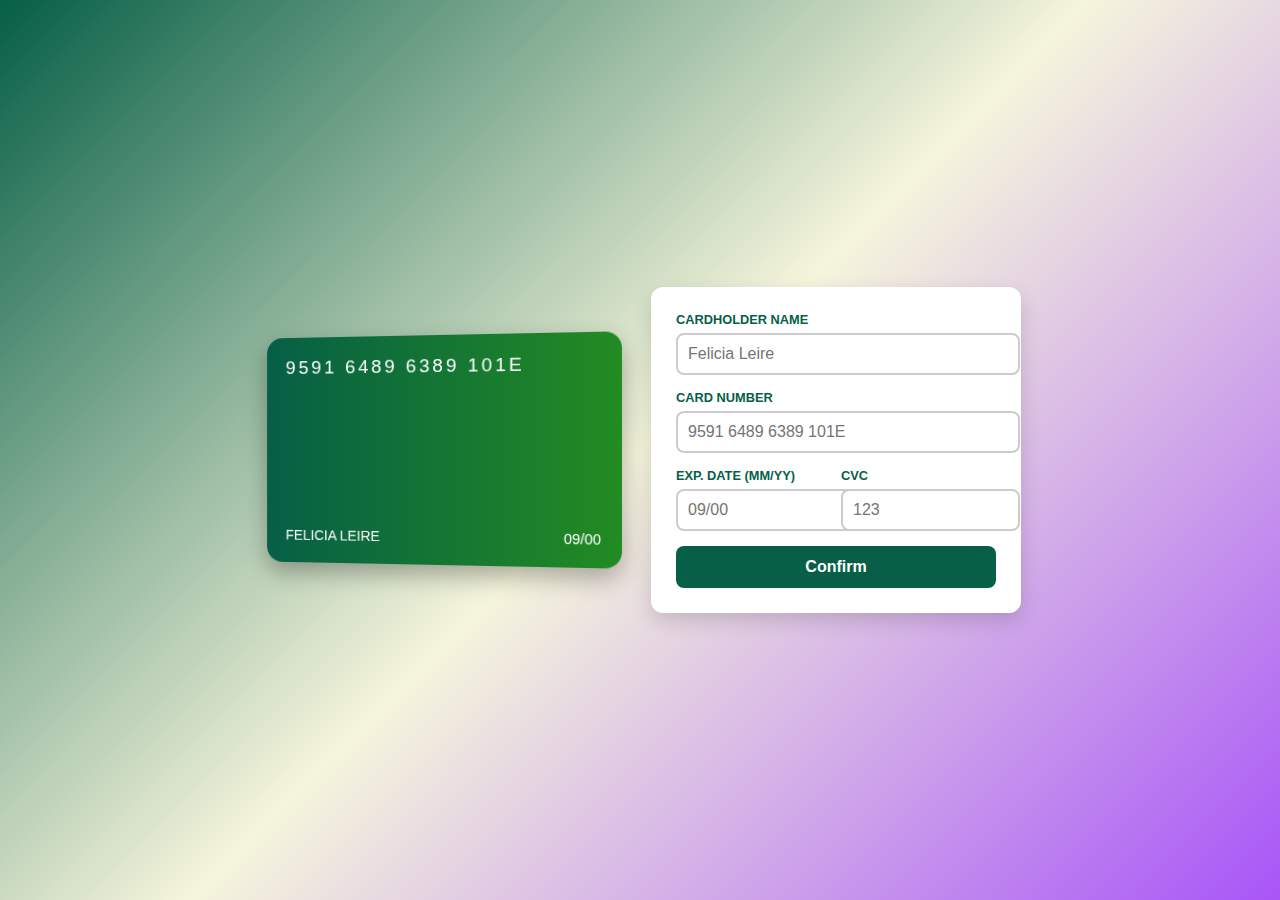
<file: cart.html>
<!DOCTYPE html>
<html lang="en">
<head>
  <meta charset="UTF-8">
  <meta name="viewport" content="width=device-width, initial-scale=1.0">
  <title>Card</title>
  <style>
    body {
      font-family: "Poppins", sans-serif;
      margin: 0;
      padding: 0;
      background: linear-gradient(135deg, #065F46, #F5F5DC, #a855f7);
      display: flex;
      justify-content: center;
      align-items: center;
      min-height: 100vh;
    }

    .container {
      display: flex;
      flex-wrap: wrap;
      gap: 2rem;
      align-items: center;
      justify-content: center;
      max-width: 1000px;
      padding: 20px;
    }

    /* کارت */
    .card {
      width: 320px;
      height: 190px;
      border-radius: 16px;
      color: #fff;
      padding: 20px;
      display: flex;
      flex-direction: column;
      justify-content: space-between;
      background: linear-gradient(270deg, #065F46, #228B22, #F5F5DC, #228B22, #065F46);
      background-size: 400% 400%;
      animation: gradientMove 8s ease infinite;
      box-shadow: 0 10px 25px rgba(0,0,0,0.3);
      transform: perspective(1000px) rotateY(-10deg);
      transition: transform 0.4s ease;
    }

    .card:hover {
      transform: perspective(1000px) rotateY(0deg) scale(1.05);
    }

    .card-number {
      font-size: 1.2rem;
      letter-spacing: 3px;
    }

    .card-footer {
      display: flex;
      justify-content: space-between;
      font-size: 0.9rem;
    }

    @keyframes gradientMove {
      0% { background-position: 0% 50%; }
      50% { background-position: 100% 50%; }
      100% { background-position: 0% 50%; }
    }

    /* فرم */
    form {
      background: #fff;
      padding: 25px;
      border-radius: 12px;
      box-shadow: 0 8px 20px rgba(0,0,0,0.15);
      width: 320px;
    }

    form label {
      font-size: 0.8rem;
      font-weight: bold;
      display: block;
      margin-bottom: 6px;
      color: #065F46;
    }

    form input {
      width: 100%;
      padding: 10px;
      margin-bottom: 15px;
      border: 2px solid #ccc;
      border-radius: 8px;
      font-size: 1rem;
      transition: border-color 0.3s ease;
    }

    form input:focus {
      outline: none;
      border-color: #228B22;
      box-shadow: 0 0 6px rgba(34,139,34,0.5);
    }

    .row {
      display: flex;
      gap: 10px;
    }

    .row input {
      flex: 1;
    }

    button {
      width: 100%;
      padding: 12px;
      font-size: 1rem;
      font-weight: bold;
      background: #065F46;
      color: #fff;
      border: none;
      border-radius: 8px;
      cursor: pointer;
      transition: transform 0.2s,  0.3s;
    }

    button:hover {
      background: #228B22;
      transform: translateY(-2px);
    }

    /* ریسپانسیو */
    @media (max-width: 768px) {
      .container {
        flex-direction: column;
      }

      .card {
        transform: none;
      }
    }
  </style>
</head>
<body>
  <div class="container">
    <!-- کارت -->
    <div class="card">
      <div class="card-number">9591 6489 6389 101E</div>
      <div class="card-footer">
        <span>FELICIA LEIRE</span>
        <span>09/00</span>
      </div>
    </div>

    <!-- فرم -->
    <form>
      <label for="name">CARDHOLDER NAME</label>
      <input type="text" id="name" placeholder="Felicia Leire">

      <label for="number">CARD NUMBER</label>
      <input type="text" id="number" placeholder="9591 6489 6389 101E">

      <div class="row">
        <div>
          <label for="exp">EXP. DATE (MM/YY)</label>
          <input type="text" id="exp" placeholder="09/00">
        </div>
        <div>
          <label for="cvc">CVC</label>
          <input type="text" id="cvc" placeholder="123">
        </div>
      </div>

      <button type="submit">Confirm</button>
    </form>
  </div>
</body>
</html>
</file>
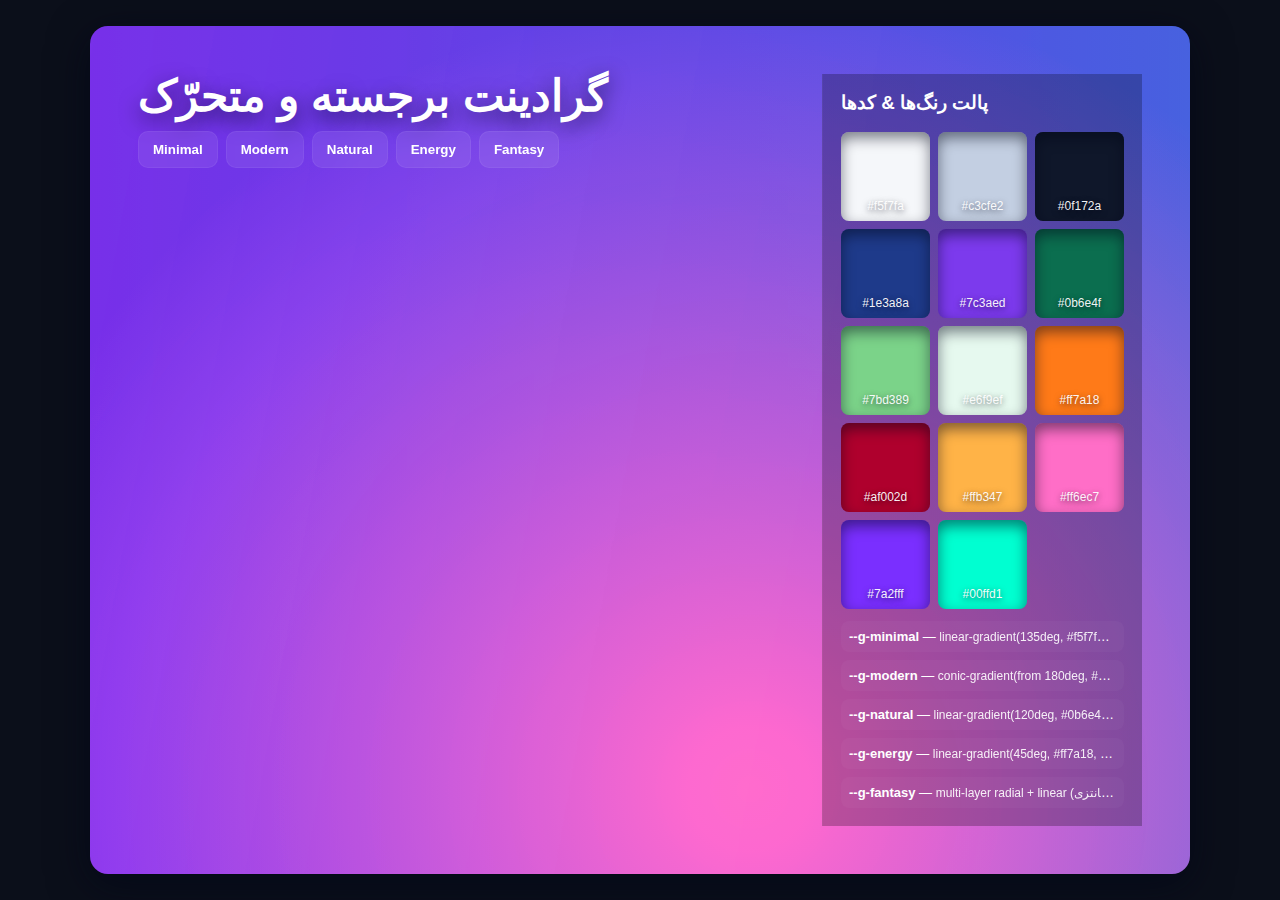
<file: palet.html>
<!doctype html>
<html lang="fa">
<head>
<meta charset="utf-8" />
<meta name="viewport" content="width=device-width,initial-scale=1" />
<title>Animated Highlight</title>
<style>
  :root{
    /* رنگ‌ها (hex) */
    --c-minimal-1: #f5f7fa;
    --c-minimal-2: #c3cfe2;

    --c-modern-1: #0f172a;
    --c-modern-2: #1e3a8a;
    --c-modern-3: #7c3aed;

    --c-natural-1: #0b6e4f;
    --c-natural-2: #7bd389;
    --c-natural-3: #e6f9ef;

    --c-energy-1: #ff7a18;
    --c-energy-2: #af002d;
    --c-energy-3: #ffb347;

    --c-fantasy-1: #ff6ec7;
    --c-fantasy-2: #7a2fff;
    --c-fantasy-3: #00ffd1;

    /* گرادینت‌های از پیش تعریف‌شده */
    --g-minimal: linear-gradient(135deg, var(--c-minimal-1), var(--c-minimal-2));
    --g-modern: conic-gradient(from 180deg at 50% 50%, var(--c-modern-1), var(--c-modern-2), var(--c-modern-3));
    --g-natural: linear-gradient(120deg, var(--c-natural-1), var(--c-natural-2), var(--c-natural-3));
    --g-energy: linear-gradient(45deg, var(--c-energy-1), var(--c-energy-2), var(--c-energy-3));
    --g-fantasy: radial-gradient(circle at 20% 30%, var(--c-fantasy-1), transparent 25%),
                radial-gradient(circle at 80% 70%, var(--c-fantasy-2), transparent 28%),
                linear-gradient(90deg, rgba(122,47,255,0.9), rgba(0,255,209,0.8));
  }

  /* ریست و صفحه پایه */
  *{box-sizing:border-box}
  html,body{height:100%}
  body{
    margin:0;
    font-family: "Segoe UI", Roboto, "Helvetica Neue", Arial;
    color: #fafafa;
    background: #0b0f1a;
    display:flex;
    align-items:center;
    justify-content:center;
    padding:24px;
  }

  /* کانتینر اصلی */
  .stage{
    width:100%;
    max-width:1100px;
    border-radius:18px;
    overflow:hidden;
    position:relative;
    min-height:520px;
    box-shadow: 0 10px 40px rgba(2,6,23,0.7);
  }

  /* پس‌زمینهٔ گرادینت متحرک */
  .gradient-bg{
    position:absolute;
    inset:0;
    background-image: var(--g-fantasy); /* می‌تونی این رو به --g-modern یا ... تغییر بدی */
    background-size: 300% 300%;
    background-repeat: no-repeat;
    transition: background-image .6s ease;
    z-index:0;
    filter: saturate(1.05) contrast(1.05);
    will-change: background-position;
    animation: slide 12s linear infinite;
  }

  /* هایلایت برجسته — یک لایهٔ نیمه‌شفاف براق که حرکت می‌کنه */
  .gradient-bg::after{
    content:"";
    position:absolute;
    inset:-30% -30%;
    background: linear-gradient(120deg, rgba(255,255,255,0.08), rgba(255,255,255,0.02) 40%, rgba(255,255,255,0.0) 60%);
    transform: rotate(-20deg);
    mix-blend-mode: screen;
    filter: blur(20px) saturate(1.2);
    animation: sheen 6s ease-in-out infinite;
    pointer-events:none;
  }

  /* متن و محتوا روی پس‌زمینه */
  .content{
    position:relative;
    z-index:2;
    padding:48px;
    display:flex;
    gap:24px;
    align-items:flex-start;
    color: #fff;
  }
  .hero{
    flex:1 1 60%;
  }
  .hero h1{
    margin:0 0 12px 0;
    font-size: clamp(26px, 4vw, 44px);
    line-height:1.02;
    letter-spacing: -0.02em;
    text-shadow: 0 6px 20px rgba(2,6,23,0.6);
  }
  .hero p{margin:0 0 18px 0; opacity:0.95}

  .controls{
    display:flex;
    gap:8px;
    flex-wrap:wrap;
  }
  .btn{
    background: rgba(255,255,255,0.08);
    border:1px solid rgba(255,255,255,0.06);
    padding:10px 14px;
    border-radius:10px;
    cursor:pointer;
    color:#fff;
    font-weight:600;
    backdrop-filter: blur(6px);
  }
  .btn:active{transform:translateY(1px)}

  /* پالت رنگ و کدها */
  .palette{
    width:320px;
    background: rgba(0,0,0,0.25);
    border-left: 1px solid rgba(255,255,255,0.04);
    padding:18px;
    border-radius: 0 0 0 0; /* چپ */
  }
  .palette h3{margin-top:0}
  .swatches{
    display:grid;
    grid-template-columns: repeat(3, 1fr);
    gap:8px;
    margin-bottom:12px;
  }
  .sw{
    aspect-ratio:1/1;
    border-radius:8px;
    box-shadow: 0 6px 14px rgba(2,6,23,0.5) inset;
    display:flex;
    align-items:flex-end;
    justify-content:center;
    padding:8px;
    font-size:12px;
    color: rgba(255,255,255,0.95);
    text-shadow: 0 2px 6px rgba(2,6,23,0.6);
  }
  .g-list{display:flex;flex-direction:column;gap:8px;margin-top:6px}
  .g-item{
    background: rgba(255,255,255,0.03);
    padding:8px;
    border-radius:8px;
    font-size:13px;
    overflow:hidden;
    white-space:nowrap;
    text-overflow:ellipsis;
  }
  .small{font-size:12px;opacity:0.9}

  /* انیمیشن‌ها */
  @keyframes slide{
    0%   { background-position: 0% 50%; }
    25%  { background-position: 50% 80%; }
    50%  { background-position: 100% 50%; }
    75%  { background-position: 50% 20%; }
    100% { background-position: 0% 50%; }
  }
  @keyframes sheen{
    0%{ transform: translateX(-20%) rotate(-20deg) scale(1); opacity:0.0 }
    10%{ opacity:0.6 }
    50%{ transform: translateX(60%) rotate(-18deg) scale(1.05); opacity:0.12 }
    90%{ opacity:0.6 }
    100%{ transform: translateX(120%) rotate(-18deg) scale(1.07); opacity:0 }
  }

  /* احترام به prefers-reduced-motion */
  @media (prefers-reduced-motion: reduce){
    .gradient-bg,
    .gradient-bg::after { animation: none !important; transition: none !important; }
  }

  /* responsive */
  @media (max-width:880px){
    .content{flex-direction:column}
    .palette{width:100%}
  }
</style>
</head>
<body>
  <div class="stage" role="region" aria-label="Animated gradient demo">
    <div class="gradient-bg" id="bg"></div>

    <div class="content">
      <div class="hero">
        <h1>گرادینت برجسته و متحرّک</h1>
        

        <div class="controls">
          <button class="btn" data-g="--g-minimal">Minimal</button>
          <button class="btn" data-g="--g-modern">Modern</button>
          <button class="btn" data-g="--g-natural">Natural</button>
          <button class="btn" data-g="--g-energy">Energy</button>
          <button class="btn" data-g="--g-fantasy">Fantasy</button>
        </div>
       
      </div>

      <aside class="palette" aria-hidden="false">
        <h3>پالت رنگ‌ها & کدها</h3>
        <div class="swatches" aria-hidden="true">
          <div class="sw" style="background:var(--c-minimal-1)">#f5f7fa</div>
          <div class="sw" style="background:var(--c-minimal-2)">#c3cfe2</div>

          <div class="sw" style="background:var(--c-modern-1)">#0f172a</div>
          <div class="sw" style="background:var(--c-modern-2)">#1e3a8a</div>
          <div class="sw" style="background:var(--c-modern-3)">#7c3aed</div>

          <div class="sw" style="background:var(--c-natural-1)">#0b6e4f</div>
          <div class="sw" style="background:var(--c-natural-2)">#7bd389</div>
          <div class="sw" style="background:var(--c-natural-3)">#e6f9ef</div>

          <div class="sw" style="background:var(--c-energy-1)">#ff7a18</div>
          <div class="sw" style="background:var(--c-energy-2)">#af002d</div>
          <div class="sw" style="background:var(--c-energy-3)">#ffb347</div>

          <div class="sw" style="background:var(--c-fantasy-1)">#ff6ec7</div>
          <div class="sw" style="background:var(--c-fantasy-2)">#7a2fff</div>
          <div class="sw" style="background:var(--c-fantasy-3)">#00ffd1</div>
        </div>

        <div class="g-list">
          <div class="g-item"><strong>--g-minimal</strong> — <span class="small">linear-gradient(135deg, #f5f7fa, #c3cfe2)</span></div>
          <div class="g-item"><strong>--g-modern</strong> — <span class="small">conic-gradient(from 180deg, #0f172a, #1e3a8a, #7c3aed)</span></div>
          <div class="g-item"><strong>--g-natural</strong> — <span class="small">linear-gradient(120deg, #0b6e4f, #7bd389, #e6f9ef)</span></div>
          <div class="g-item"><strong>--g-energy</strong> — <span class="small">linear-gradient(45deg, #ff7a18, #af002d, #ffb347)</span></div>
          <div class="g-item"><strong>--g-fantasy</strong> — <span class="small">multi-layer radial + linear (پوششی فانتزی)</span></div>
        </div>
      </aside>
    </div>
  </div>

<script>
  // کنترلر ساده برای تغییر گرادینت
  const buttons = document.querySelectorAll('.btn');
  const bg = document.getElementById('bg');

  buttons.forEach(btn=>{
    btn.addEventListener('click', ()=>{
      const varName = btn.getAttribute('data-g');
      // نکته: می‌تونی اینجا بجای setProperty، backgroundImage مستقیم بزنی:
      // bg.style.backgroundImage = getComputedStyle(document.documentElement).getPropertyValue(varName);
      // اما این روش از متغیرهای CSS استفاده می‌کنه تا قابل‌تغییر در runtime بمونه:
      const gradient = getComputedStyle(document.documentElement).getPropertyValue(varName).trim();
      if (gradient) {
        // قرار دادن گرادینت بصورت inline (با transition در CSS به‌همراه animation)
        bg.style.backgroundImage = gradient;
        // برای تاکید، کمی سرعت انیمیشن رو عوض کن:
        bg.style.animationDuration = '10s';
      }
    });
  });

  // مقدار پیش‌فرض — اگر کاربر نخواست کاری کنه:
  // مقدار اولیه در CSS تنظیم شده ( --g-fantasy ) ؛ اینجا اگر خواستی می‌تونی آن را روی مدرن بگذاری:
  // bg.style.backgroundImage = getComputedStyle(document.documentElement).getPropertyValue('--g-modern');

</script>
</body>
</html>
</file>
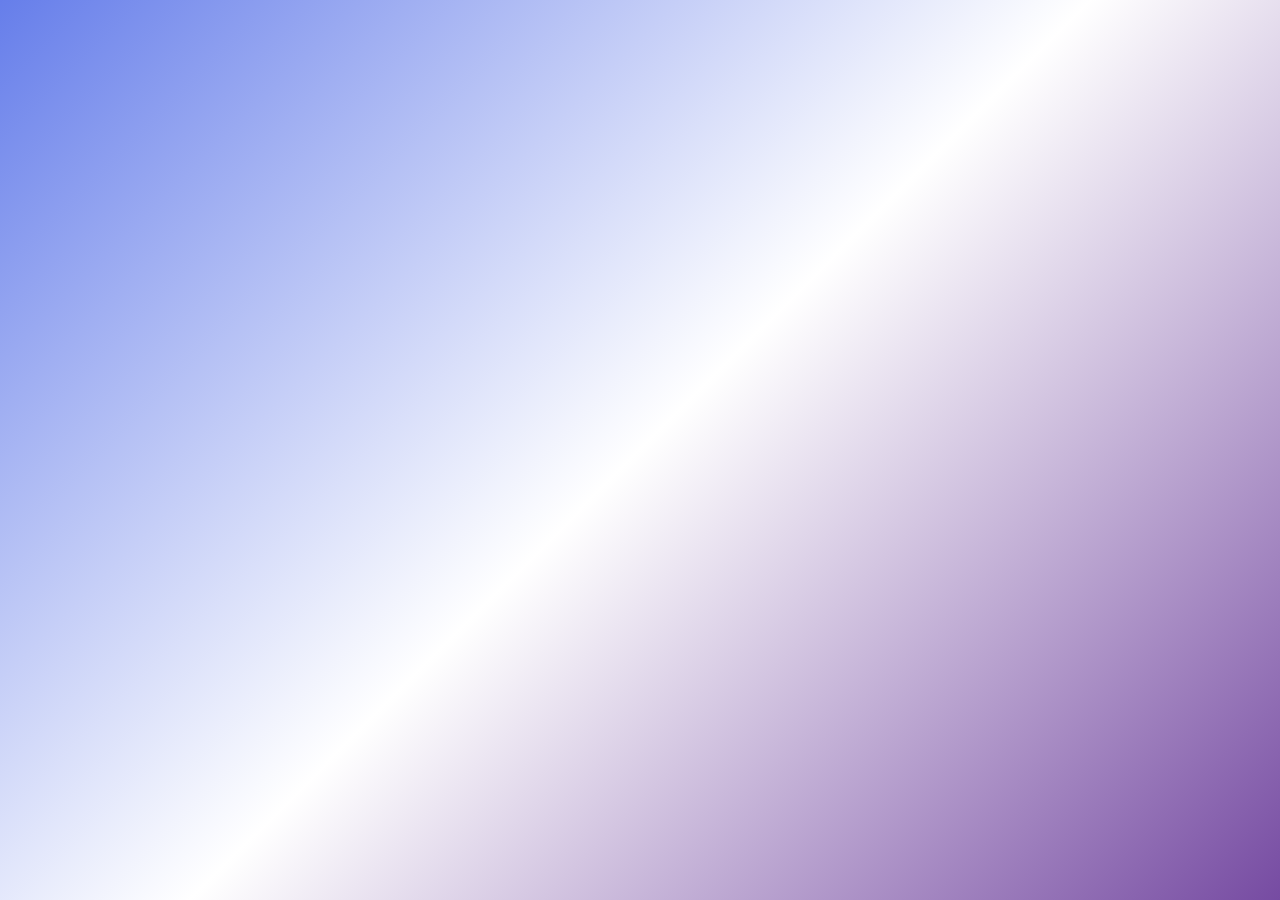
<file: sign.html>
<!DOCTYPE html>
<html lang="fa">
<head>
<meta charset="UTF-8" />
<meta name="viewport" content="width=device-width, initial-scale=1" />
<title>SIGN UP</title>
<link rel="website icon" type="png" href="img/signup.jpg"/>

<style>
  @import url('https://fonts.googleapis.com/css2?family=Vazirmatn&display=swap');

  body {
    margin: 0;
    height: 100vh;
    background: linear-gradient(135deg, #667eea, #fff, #764ba2);
    display: flex;
    justify-content: center;
    align-items: center;
    font-family: 'Vazirmatn', sans-serif;
    perspective: 1000px;
    direction: rtl;
  }

  .card {
    background: #fff;
    border-radius: 20px;
    width: 350px;
    padding: 30px 40px;
    box-shadow:
      0 10px 20px rgba(118, 75, 162, 0.2),
      0 0 60px rgba(118, 75, 162, 0.3);
    transition: transform 0.1s ease, box-shadow 0.3s ease;
    transform-style: preserve-3d;
    opacity: 0;
    transform: translateY(100px);
    animation: slideInUp 0.8s forwards cubic-bezier(0.25, 0.46, 0.45, 0.94);
  }

  @keyframes slideInUp {
    to {
      opacity: 1;
      transform: translateY(0);
    }
  }

  h2 {
    margin-bottom: 25px;
    text-align: center;
    color: #333;
  }

  label {
    display: block;
    margin-bottom: 8px;
    color: #555;
    font-weight: 600;
  }

  .input-group {
    position: relative;
    margin-bottom: 20px;
    display: flex;
    align-items: center;
  }

  .input-group svg {
    position: absolute;
    left: 12px;
    width: 20px;
    height: 20px;
    fill: #764ba2;
    pointer-events: none;
    transition: fill 0.3s;
  }

  input {
    width: 100%;
    padding: 12px 15px 12px 40px; /* جا برای آیکون در سمت چپ */
    border: 2px solid #ddd;
    border-radius: 10px;
    font-size: 16px;
    transition: border-color 0.3s, box-shadow 0.3s, transform 0.2s;
    outline-offset: 2px;
  }

  input:focus {
    border-color: #764ba2;
    box-shadow: 0 0 8px #764ba2aa;
    outline: none;
    transform: scale(1.02);
  }

  input:focus + svg {
    fill: #5a348b;
  }

  button {
    width: 100%;
    padding: 14px;
    border: none;
    background: linear-gradient(45deg, #764ba2, #667eea);
    color: white;
    font-size: 18px;
    border-radius: 10px;
    cursor: pointer;
    transition:  0.3s, box-shadow 0.4s;
    position: relative;
    overflow: hidden;
  }

  button::before {
    content: "";
    position: absolute;
    top: -50%;
    left: -50%;
    width: 200%;
    height: 200%;
    background: radial-gradient(circle at center, rgba(255,255,255,0.6) 0%, transparent 70%);
    opacity: 0;
    transition: opacity 0.3s;
    pointer-events: none;
    transform: translateX(-100%) translateY(-100%);
    border-radius: 50%;
  }

  button:hover {
    box-shadow: 0 0 15px #8a69d9, 0 0 30px #8a69d9;
    background: linear-gradient(45deg, #5a348b, #5464d1);
  }

  button:hover::before {
    opacity: 1;
    animation: shine 1s forwards;
  }

  @keyframes shine {
    to {
      transform: translateX(100%) translateY(100%);
      opacity: 0;
    }
  }

</style>
</head>
<body>
  <div class="card" id="card">
    <h2>ثبت نام</h2>
    <form id="signupForm">
      <label for="name">نام کامل</label>
      <div class="input-group">
        <input type="text" id="name" name="name" required placeholder="مثلا: علی رضایی" />
        <!-- آیکون نام -->
        <svg xmlns="http://www.w3.org/2000/svg" viewBox="0 0 24 24" aria-hidden="true" focusable="false">
          <path d="M12 12c2.21 0 4-1.79 4-4s-1.79-4-4-4-4 1.79-4 4 1.79 4 4 4zm0 2c-2.67 0-8 1.34-8 4v2h16v-2c0-2.66-5.33-4-8-4z"/>
        </svg>
      </div>

      <label for="email">ایمیل</label>
      <div class="input-group">
        <input type="email" id="email" name="email" required placeholder="example@mail.com" />
        <!-- آیکون ایمیل -->
        <svg xmlns="http://www.w3.org/2000/svg" viewBox="0 0 24 24" aria-hidden="true" focusable="false">
          <path d="M20 4H4c-1.1 0-2 .9-2 2v12c0 1.1.9 2 2 2h16c1.1 0 2-.9 2-2V6c0-1.1-.9-2-2-2zm0 4l-8 5-8-5V6l8 5 8-5v2z"/>
        </svg>
      </div>

      <label for="password">رمز عبور</label>
      <div class="input-group">
        <input type="password" id="password" name="password" required placeholder="رمز عبور قوی وارد کنید" />
        <!-- آیکون قفل -->
        <svg xmlns="http://www.w3.org/2000/svg" viewBox="0 0 24 24" aria-hidden="true" focusable="false">
          <path d="M12 17a2 2 0 1 0 0-4 2 2 0 0 0 0 4zm6-6V9a6 6 0 0 0-12 0v2H4v10h16V11h-2zm-8-2a4 4 0 0 1 8 0v2H10V9z"/>
        </svg>
      </div>

      <button type="submit">ثبت نام</button>
    </form>
  </div>

<script>
  const card = document.getElementById('card');

  card.addEventListener('mousemove', (e) => {
    const rect = card.getBoundingClientRect();
    const x = e.clientX - rect.left;
    const y = e.clientY - rect.top;

    const centerX = rect.width / 2;
    const centerY = rect.height / 2;

    const rotateX = ((y - centerY) / centerY) * 10;
    const rotateY = ((x - centerX) / centerX) * -10;

    
    card.style.boxShadow = `
      ${-rotateY * 2}px ${rotateX * 2}px 30px rgba(118, 75, 162, 0.6),
      inset ${rotateY}px ${-rotateX}px 40px rgba(118, 75, 162, 0.3)
    `;
  });

  card.addEventListener('mouseleave', () => {
    card.style.transform = 'rotateX(0deg) rotateY(0deg)';
    card.style.boxShadow = `
      0 10px 20px rgba(118, 75, 162, 0.2),
      0 0 60px rgba(118, 75, 162, 0.3)
    `;
  });

  document.getElementById('signupForm').addEventListener('submit', (e) => {
    e.preventDefault();
    alert('ثبت نام با موفقیت انجام شد!');
    e.target.reset();
  });
</script>
</body>
</html>
</file>
